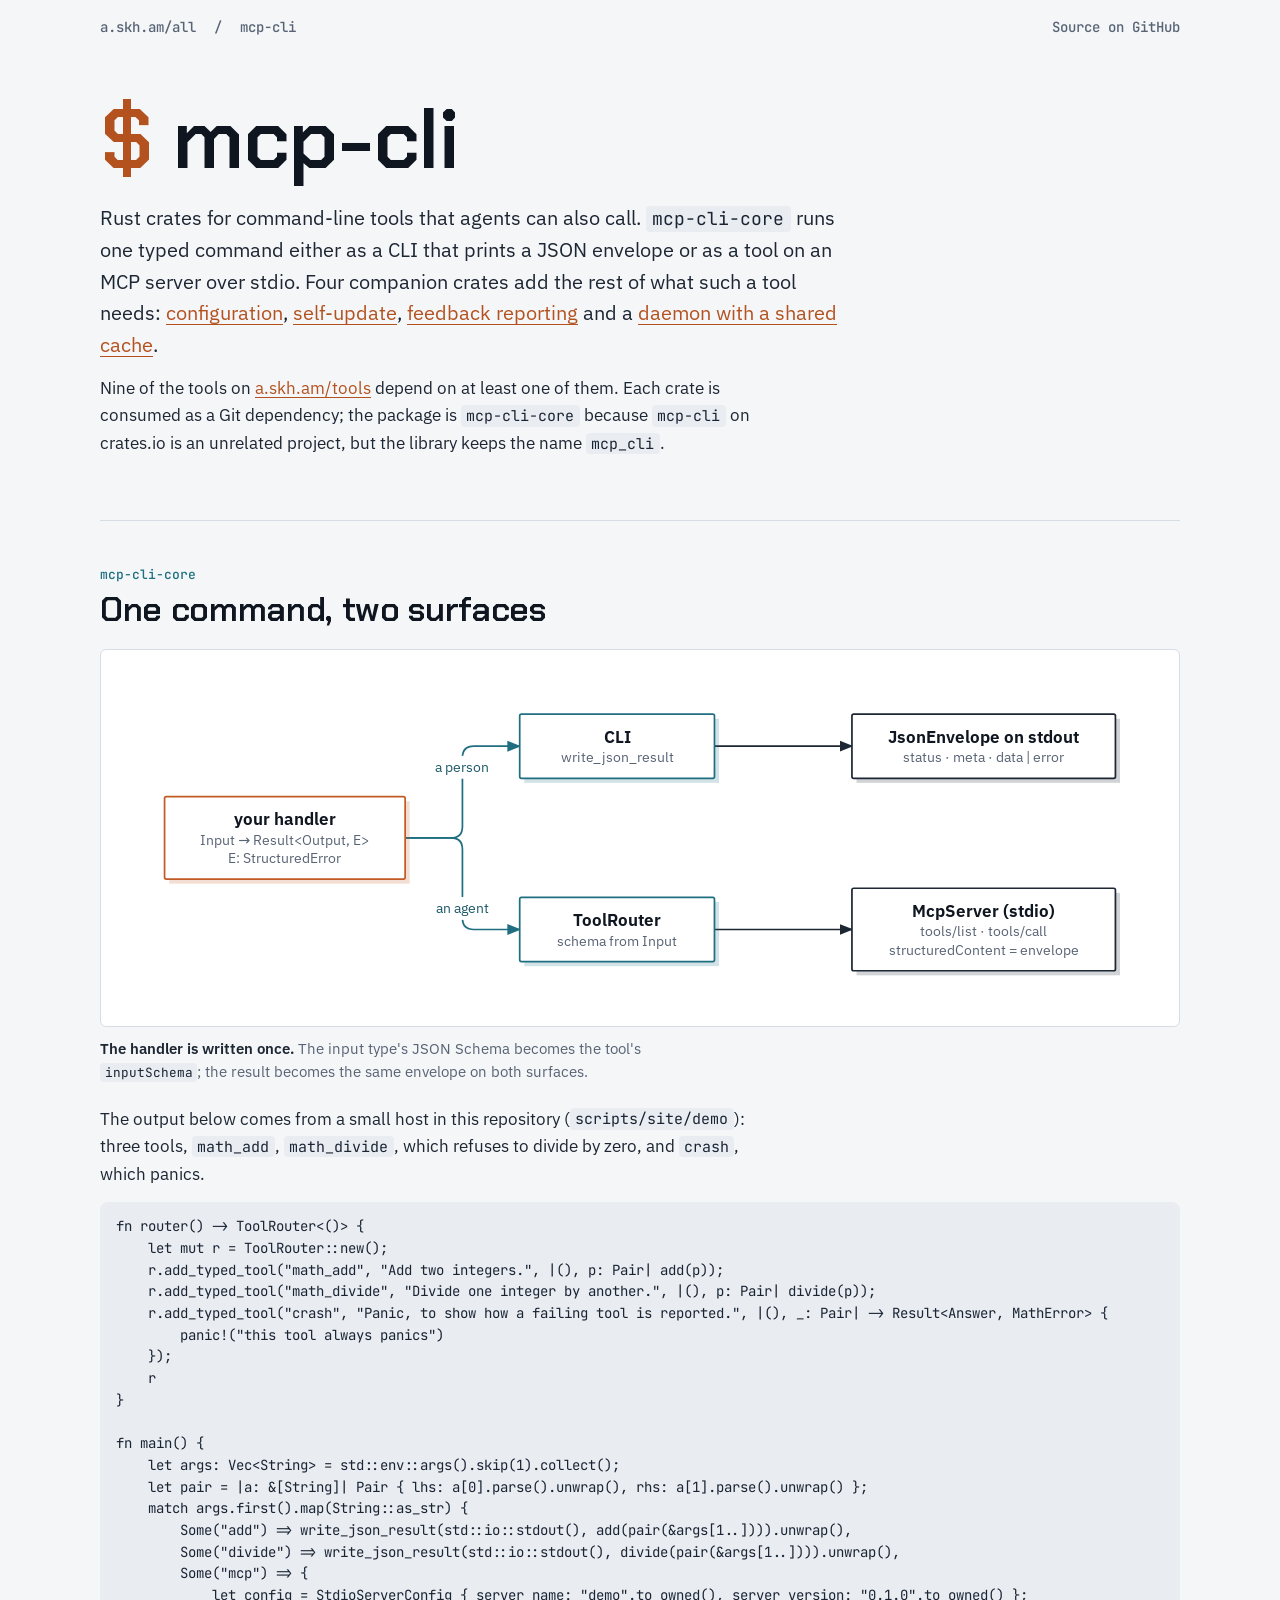
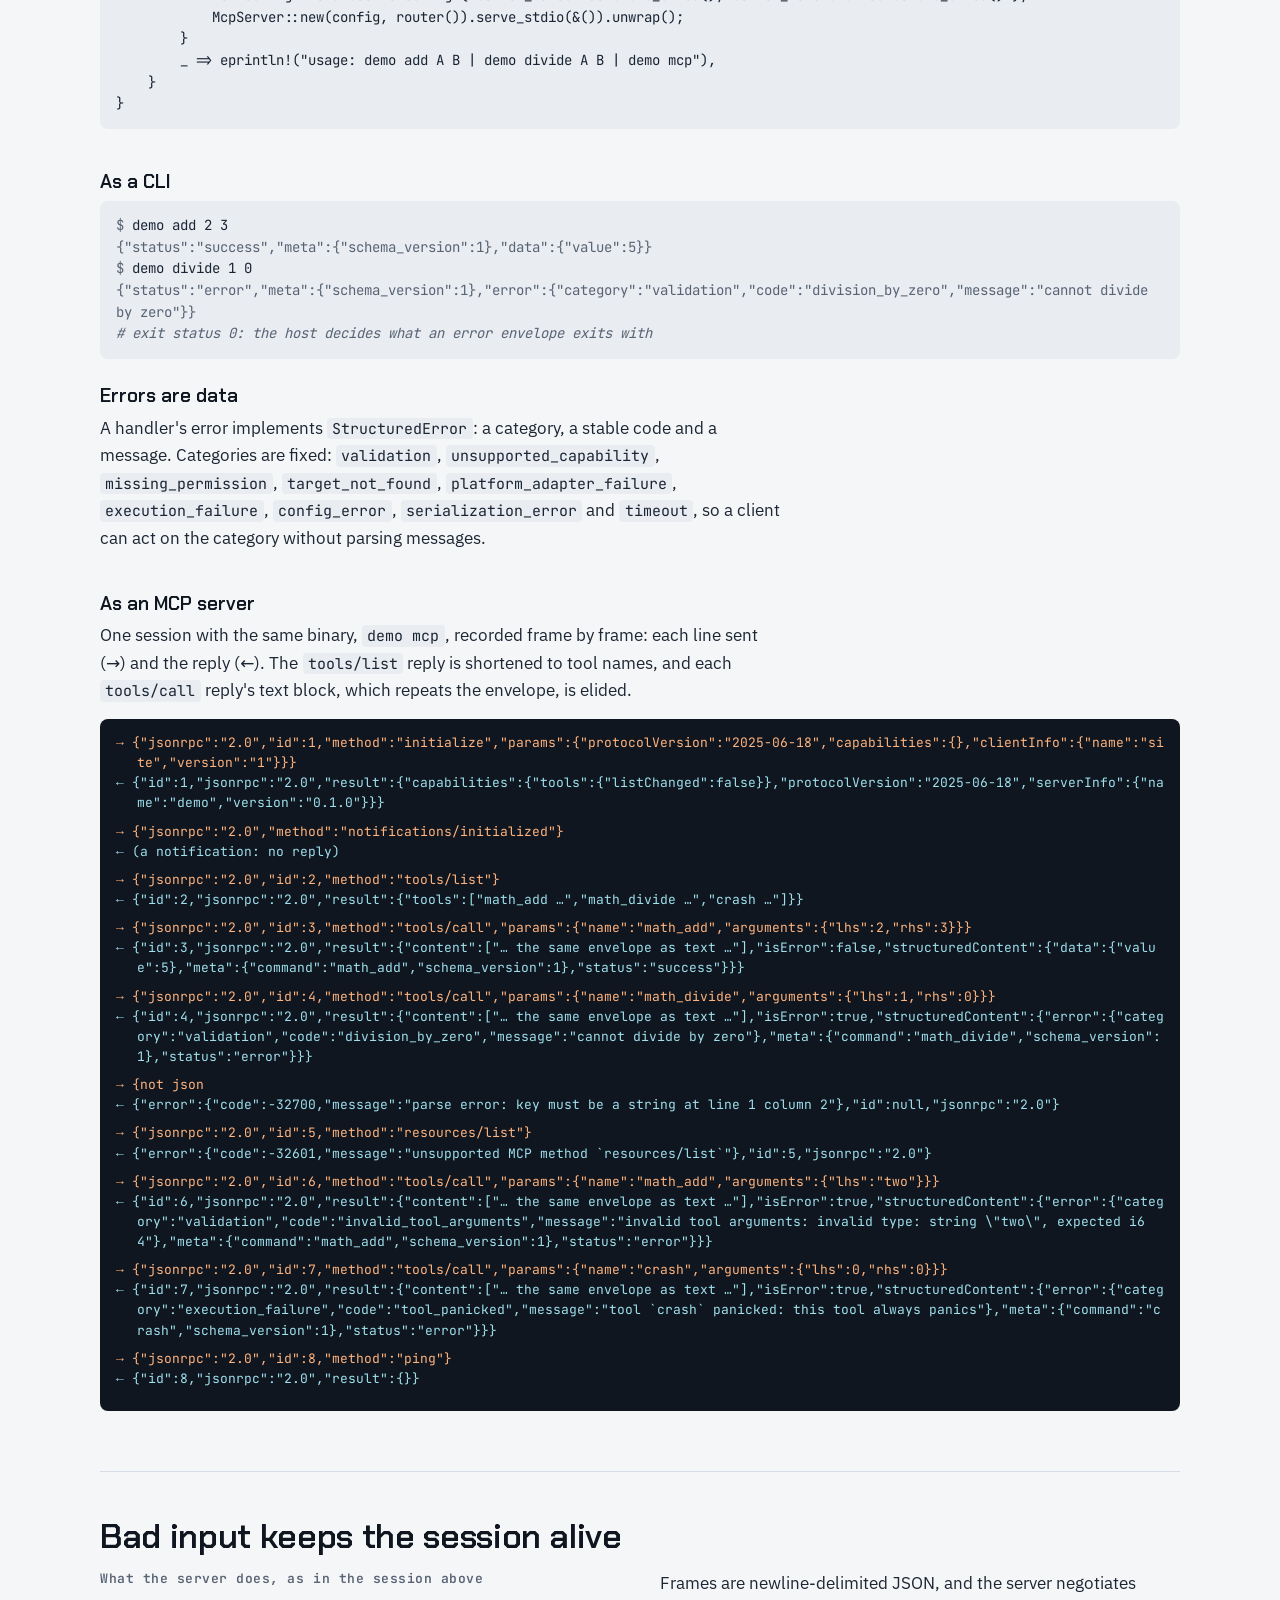
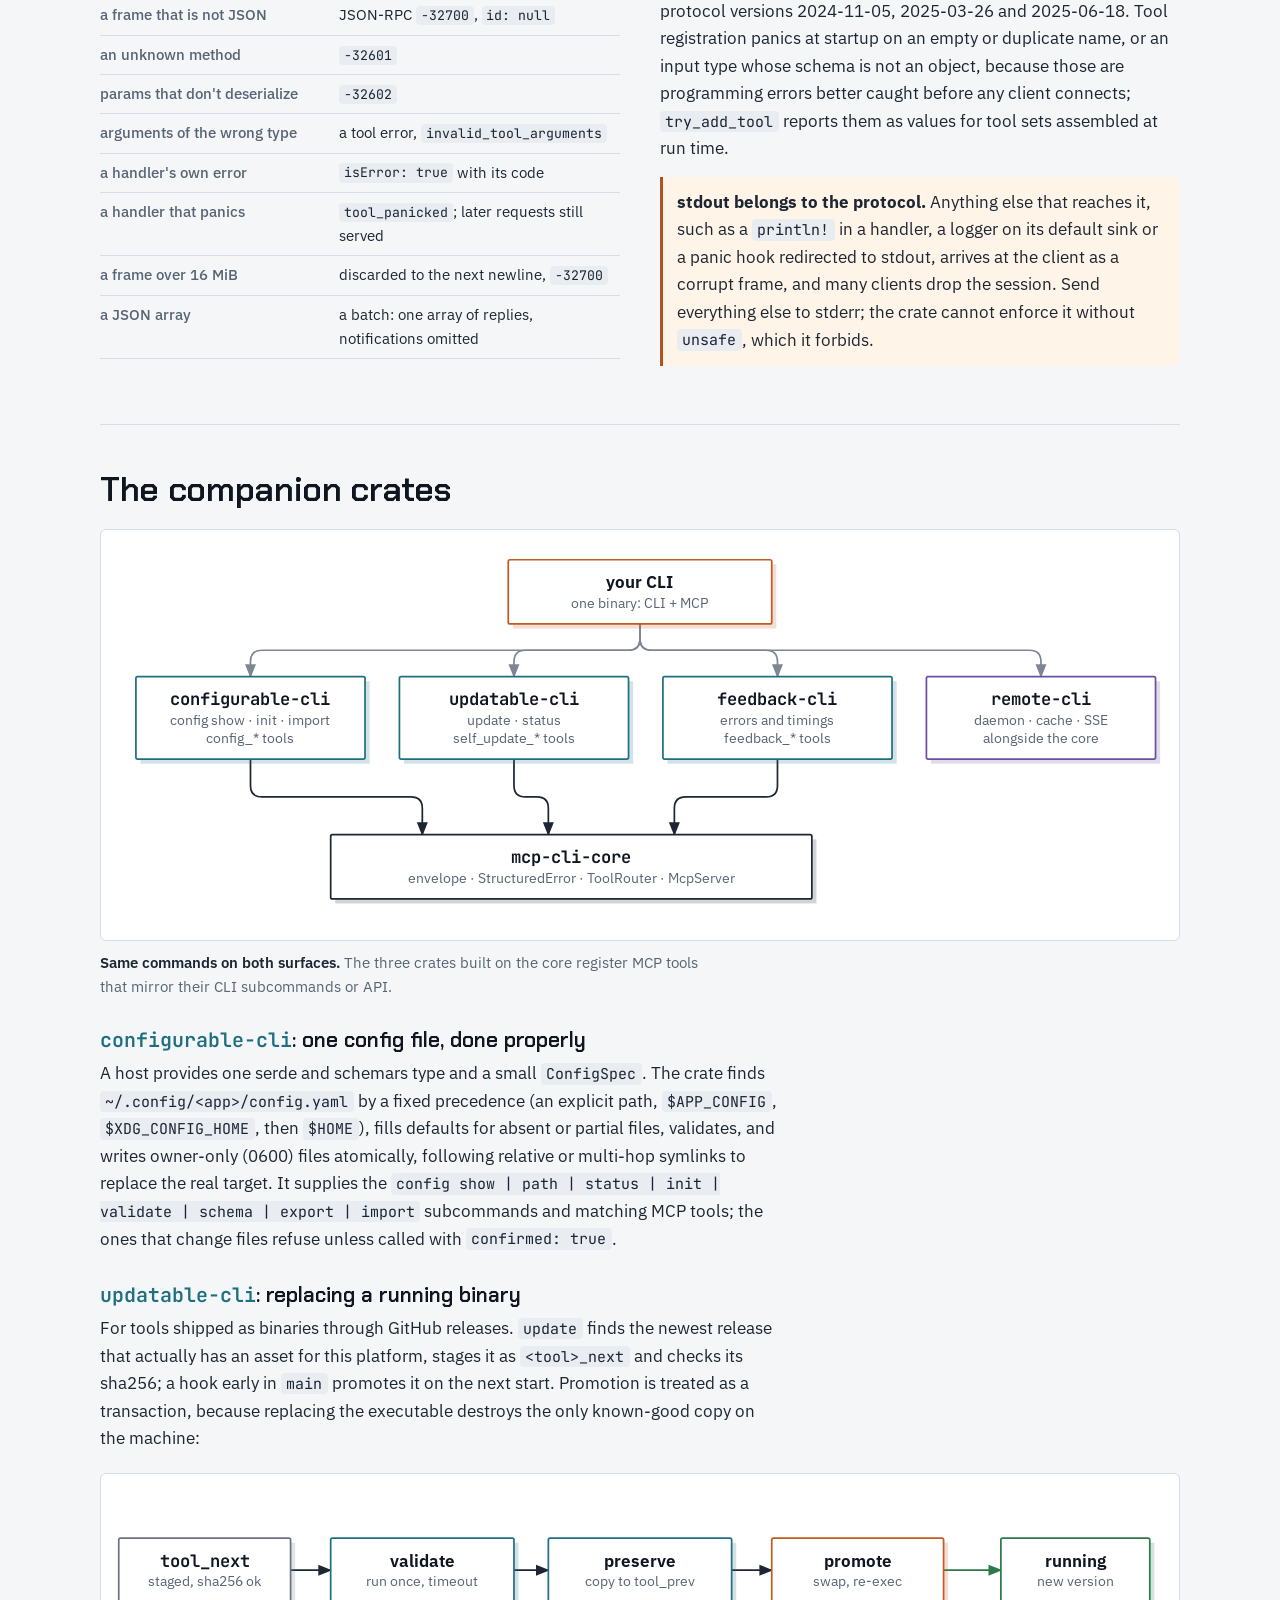
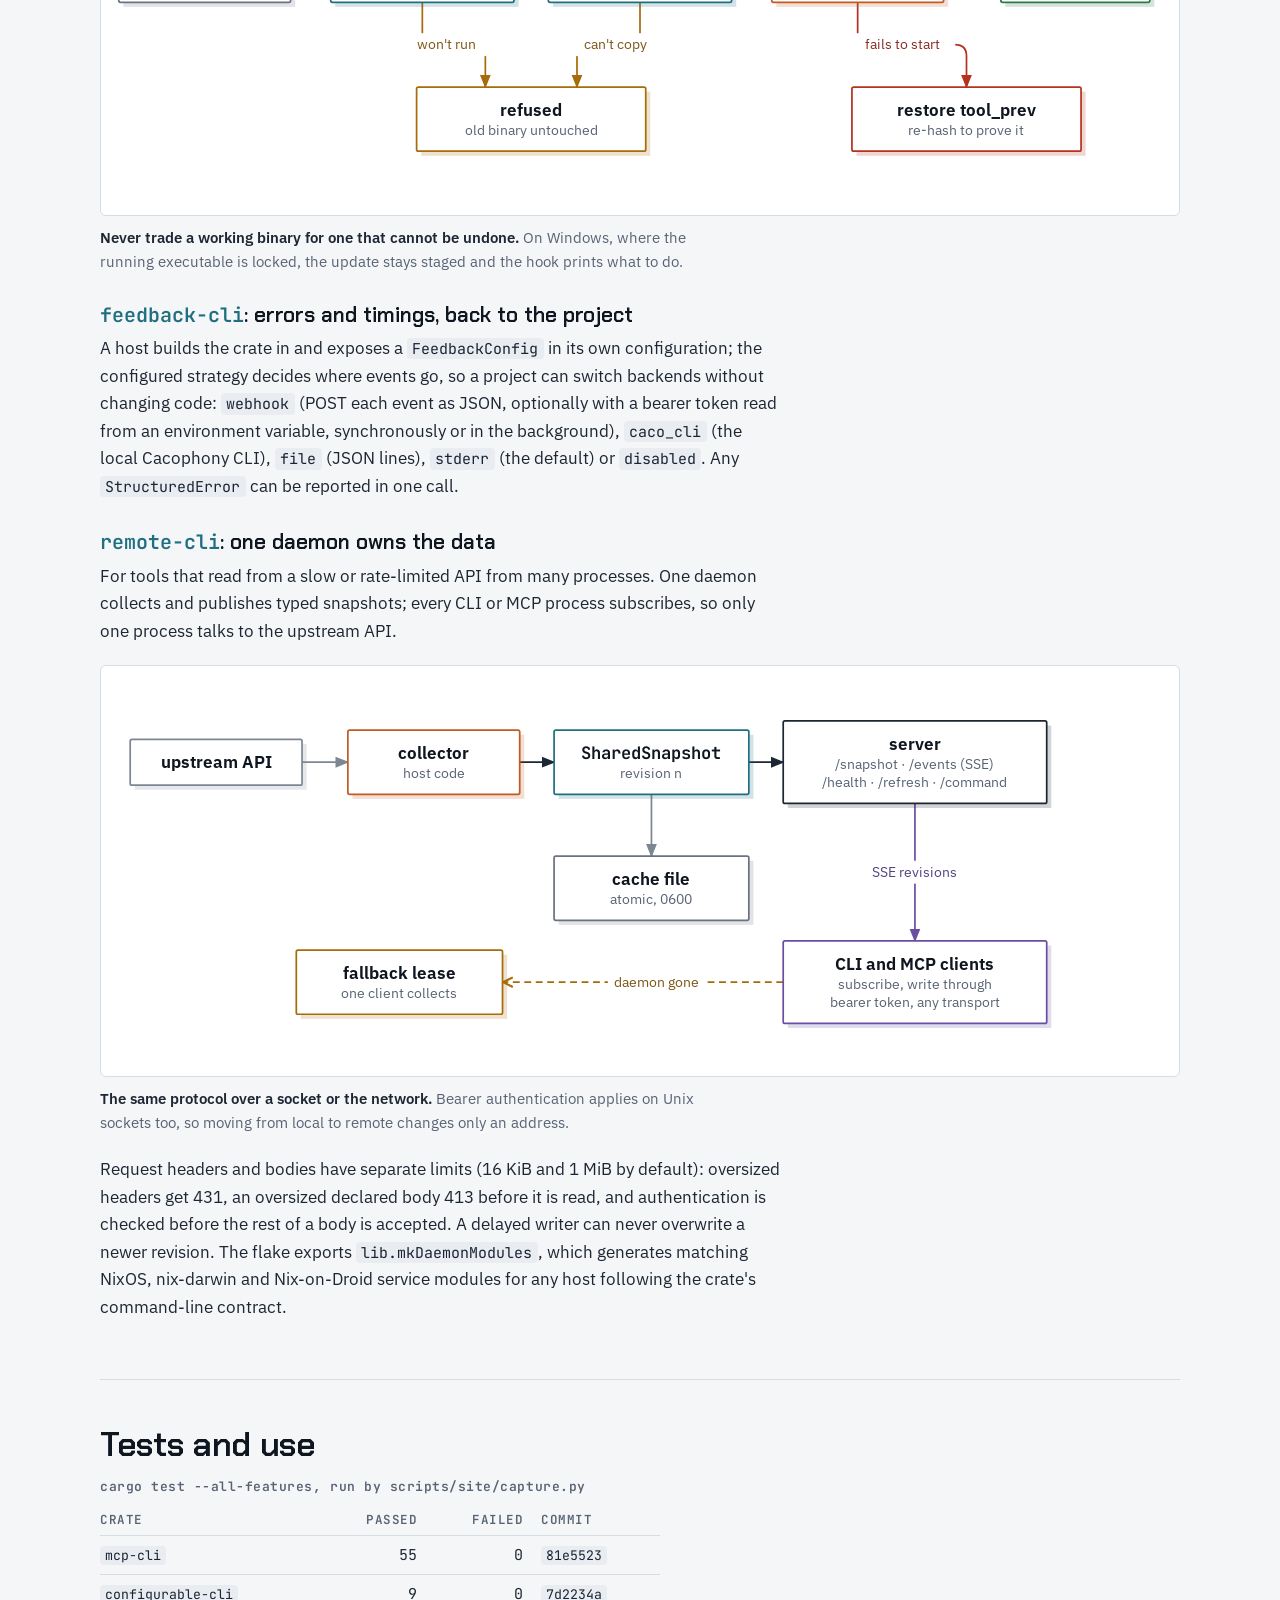
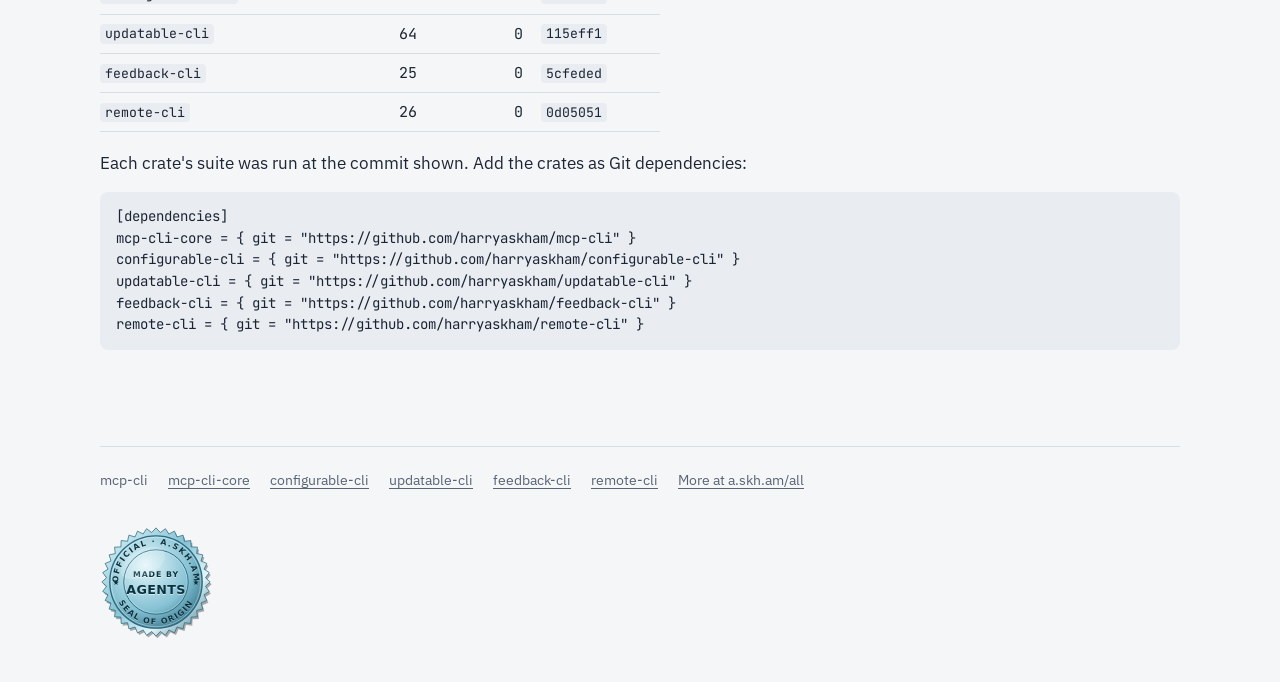
<file: index.html>
<!doctype html>
<html lang="en">
<head>
<meta charset="utf-8">
<meta name="a.skh.am:made" content="agents">
<meta name="viewport" content="width=device-width,initial-scale=1">
<title>mcp-cli · Rust crates for CLIs that are also MCP servers</title>
<meta name="description" content="mcp-cli-core runs one typed Rust command as a CLI with JSON output or as a tool on an MCP stdio server. Four companion crates add configuration, self-update, feedback reporting and a cache-and-daemon transport. How they work, a recorded MCP session, and their tests.">
<meta name="theme-color" content="#f4f6f8">
<meta name="color-scheme" content="light">
<meta name="a.skh.am:group" content="libraries">
<link rel="icon" href="assets/icon.svg" type="image/svg+xml">
<link rel="stylesheet" href="assets/fonts/fonts.css">
<link rel="stylesheet" href="assets/base.css">
<link rel="stylesheet" href="assets/style.css">
</head>
<body>
<a class="skip" href="#main">Skip to content</a>
<div class="wrap">
<nav class="topbar" aria-label="Site">
  <a href="https://a.skh.am/all/">a.skh.am/all</a><span aria-hidden="true">/</span><span>mcp-cli</span>
  <a class="src" href="https://github.com/harryaskham/mcp-cli">Source on GitHub</a>
</nav>

<main id="main">
<header class="intro">
  <h1>mcp-cli</h1>
  <p class="lede">Rust crates for command-line tools that agents can also call. <code>mcp-cli-core</code> runs one typed command either as a CLI that prints a JSON envelope or as a tool on an MCP server over stdio. Four companion crates add the rest of what such a tool needs: <a href="#configurable">configuration</a>, <a href="#updatable">self-update</a>, <a href="#feedback">feedback reporting</a> and a <a href="#remote">daemon with a shared cache</a>.</p>
  <p>Nine of the tools on <a href="https://a.skh.am/tools/">a.skh.am/tools</a> depend on at least one of them. Each crate is consumed as a Git dependency; the package is <code>mcp-cli-core</code> because <code>mcp-cli</code> on crates.io is an unrelated project, but the library keeps the name <code>mcp_cli</code>.</p>
</header>

<section class="part" aria-labelledby="h-two">
  <p class="api">mcp-cli-core</p>
  <h2 id="h-two">One command, two surfaces</h2>
  <figure>
    <div class="fig" tabindex="0">
      <!-- fig:surfaces -->
<svg class="dg" xmlns="http://www.w3.org/2000/svg" viewBox="0 0 920 300" width="920" height="300" role="img" aria-labelledby="surfaces-t surfaces-d">
<title id="surfaces-t">One command, two surfaces</title>
<desc id="surfaces-d">How one typed command reaches both a person and an agent. The host registers a handler that takes a typed input and returns a typed output or a structured error. On the command line, write_json_result prints the result as a JSON envelope. Through the ToolRouter, the same handler becomes an MCP tool: McpServer answers tools/list with its name and a JSON Schema derived from the input type, and tools/call with the same envelope as structured content.</desc>
<defs><marker id="surfaces-tip-b" class="k-b" viewBox="0 0 10 10" refX="9" refY="5" markerWidth="8" markerHeight="8" orient="auto-start-reverse"><path class="tip" d="M0 1L10 5L0 9z"/></marker><marker id="surfaces-tip-ink" class="k-ink" viewBox="0 0 10 10" refX="9" refY="5" markerWidth="8" markerHeight="8" orient="auto-start-reverse"><path class="tip" d="M0 1L10 5L0 9z"/></marker></defs>
<g class="k-b"><path class="edge" d="M255.0 150.0 L295.0 150.0 Q305.0 150.0 305.0 140.0 L305.0 80.0 Q305.0 70.0 315.0 70.0 L355.0 70.0" stroke-width="1.5" marker-end="url(#surfaces-tip-b)"/></g>
<g class="k-b"><path class="edge" d="M255.0 150.0 L295.0 150.0 Q305.0 150.0 305.0 160.0 L305.0 220.0 Q305.0 230.0 315.0 230.0 L355.0 230.0" stroke-width="1.5" marker-end="url(#surfaces-tip-b)"/></g>
<g class="k-ink"><path class="edge" d="M525.0 70.0 L645.0 70.0" stroke-width="1.5" marker-end="url(#surfaces-tip-ink)"/></g>
<g class="k-ink"><path class="edge" d="M525.0 230.0 L645.0 230.0" stroke-width="1.5" marker-end="url(#surfaces-tip-ink)"/></g>
<g class="k-accent"><rect class="shadow" x="49.0" y="118.0" width="210.0" height="72.0"/><rect class="node" x="45.0" y="114.0" width="210.0" height="72.0" rx="1.5"/><text x="150.0" y="139.0" font-size="15" text-anchor="middle" class="lbl">your handler</text><text x="150.0" y="156.0" font-size="12.5" text-anchor="middle" class="sub">Input → Result&lt;Output, E&gt;</text><text x="150.0" y="172.0" font-size="12.5" text-anchor="middle" class="sub">E: StructuredError</text></g>
<g class="k-b"><rect class="shadow" x="359.0" y="46.0" width="170.0" height="56.0"/><rect class="node" x="355.0" y="42.0" width="170.0" height="56.0" rx="1.5"/><text x="440.0" y="67.0" font-size="15" text-anchor="middle" class="lbl">CLI</text><text x="440.0" y="84.0" font-size="12.5" text-anchor="middle" class="sub">write_json_result</text></g>
<g class="k-b"><rect class="shadow" x="359.0" y="206.0" width="170.0" height="56.0"/><rect class="node" x="355.0" y="202.0" width="170.0" height="56.0" rx="1.5"/><text x="440.0" y="227.0" font-size="15" text-anchor="middle" class="lbl">ToolRouter</text><text x="440.0" y="244.0" font-size="12.5" text-anchor="middle" class="sub">schema from Input</text></g>
<g class="k-ink"><rect class="shadow" x="649.0" y="46.0" width="230.0" height="56.0"/><rect class="node" x="645.0" y="42.0" width="230.0" height="56.0" rx="1.5"/><text x="760.0" y="67.0" font-size="15" text-anchor="middle" class="lbl">JsonEnvelope on stdout</text><text x="760.0" y="84.0" font-size="12.5" text-anchor="middle" class="sub">status · meta · data | error</text></g>
<g class="k-ink"><rect class="shadow" x="649.0" y="198.0" width="230.0" height="72.0"/><rect class="node" x="645.0" y="194.0" width="230.0" height="72.0" rx="1.5"/><text x="760.0" y="219.0" font-size="15" text-anchor="middle" class="lbl">McpServer (stdio)</text><text x="760.0" y="236.0" font-size="12.5" text-anchor="middle" class="sub">tools/list · tools/call</text><text x="760.0" y="252.0" font-size="12.5" text-anchor="middle" class="sub">structuredContent = envelope</text></g>
<g class="k-b"><rect class="lab-bg" x="274.1" y="78.4" width="61.8" height="20.0"/><text x="305.0" y="92.4" font-size="12" text-anchor="middle" class="elabel">a person</text></g>
<g class="k-b"><rect class="lab-bg" x="274.1" y="201.6" width="61.8" height="20.0"/><text x="305.0" y="215.6" font-size="12" text-anchor="middle" class="elabel">an agent</text></g>
</svg>
<!-- /fig -->
    </div>
    <figcaption><b>The handler is written once.</b> The input type's JSON Schema becomes the tool's <code>inputSchema</code>; the result becomes the same envelope on both surfaces.</figcaption>
  </figure>
  <p>The output below comes from a small host in this repository (<code>scripts/site/demo</code>): three tools, <code>math_add</code>, <code>math_divide</code>, which refuses to divide by zero, and <code>crash</code>, which panics.</p>
  <!-- gen:demo-source -->
<pre tabindex="0"><code>fn router() -&gt; ToolRouter&lt;()&gt; {
    let mut r = ToolRouter::new();
    r.add_typed_tool(&quot;math_add&quot;, &quot;Add two integers.&quot;, |(), p: Pair| add(p));
    r.add_typed_tool(&quot;math_divide&quot;, &quot;Divide one integer by another.&quot;, |(), p: Pair| divide(p));
    r.add_typed_tool(&quot;crash&quot;, &quot;Panic, to show how a failing tool is reported.&quot;, |(), _: Pair| -&gt; Result&lt;Answer, MathError&gt; {
        panic!(&quot;this tool always panics&quot;)
    });
    r
}

fn main() {
    let args: Vec&lt;String&gt; = std::env::args().skip(1).collect();
    let pair = |a: &amp;[String]| Pair { lhs: a[0].parse().unwrap(), rhs: a[1].parse().unwrap() };
    match args.first().map(String::as_str) {
        Some(&quot;add&quot;) =&gt; write_json_result(std::io::stdout(), add(pair(&amp;args[1..]))).unwrap(),
        Some(&quot;divide&quot;) =&gt; write_json_result(std::io::stdout(), divide(pair(&amp;args[1..]))).unwrap(),
        Some(&quot;mcp&quot;) =&gt; {
            let config = StdioServerConfig { server_name: &quot;demo&quot;.to_owned(), server_version: &quot;0.1.0&quot;.to_owned() };
            McpServer::new(config, router()).serve_stdio(&amp;()).unwrap();
        }
        _ =&gt; eprintln!(&quot;usage: demo add A B | demo divide A B | demo mcp&quot;),
    }
}</code></pre>
<!-- /gen -->
  <div class="cols">
    <div>
      <h3>As a CLI</h3>
      <!-- gen:cli -->
<pre tabindex="0"><code><span class="p">demo add 2 3</span>
<span class="o">{&quot;status&quot;:&quot;success&quot;,&quot;meta&quot;:{&quot;schema_version&quot;:1},&quot;data&quot;:{&quot;value&quot;:5}}</span>
<span class="p">demo divide 1 0</span>
<span class="o">{&quot;status&quot;:&quot;error&quot;,&quot;meta&quot;:{&quot;schema_version&quot;:1},&quot;error&quot;:{&quot;category&quot;:&quot;validation&quot;,&quot;code&quot;:&quot;division_by_zero&quot;,&quot;message&quot;:&quot;cannot divide by zero&quot;}}</span>
<span class="c"># exit status 0: the host decides what an error envelope exits with</span></code></pre>
<!-- /gen -->
      <h3>Errors are data</h3>
      <p>A handler's error implements <code>StructuredError</code>: a category, a stable code and a message. Categories are fixed: <code>validation</code>, <code>unsupported_capability</code>, <code>missing_permission</code>, <code>target_not_found</code>, <code>platform_adapter_failure</code>, <code>execution_failure</code>, <code>config_error</code>, <code>serialization_error</code> and <code>timeout</code>, so a client can act on the category without parsing messages.</p>
    </div>
  </div>
  <h3>As an MCP server</h3>
  <p>One session with the same binary, <code>demo mcp</code>, recorded frame by frame: each line sent (→) and the reply (←). The <code>tools/list</code> reply is shortened to tool names, and each <code>tools/call</code> reply's text block, which repeats the envelope, is elided.</p>
  <!-- gen:session -->
<pre class="session" tabindex="0" aria-label="MCP session"><code><span class="req">→ {&quot;jsonrpc&quot;:&quot;2.0&quot;,&quot;id&quot;:1,&quot;method&quot;:&quot;initialize&quot;,&quot;params&quot;:{&quot;protocolVersion&quot;:&quot;2025-06-18&quot;,&quot;capabilities&quot;:{},&quot;clientInfo&quot;:{&quot;name&quot;:&quot;site&quot;,&quot;version&quot;:&quot;1&quot;}}}</span>
<span class="rep">← {&quot;id&quot;:1,&quot;jsonrpc&quot;:&quot;2.0&quot;,&quot;result&quot;:{&quot;capabilities&quot;:{&quot;tools&quot;:{&quot;listChanged&quot;:false}},&quot;protocolVersion&quot;:&quot;2025-06-18&quot;,&quot;serverInfo&quot;:{&quot;name&quot;:&quot;demo&quot;,&quot;version&quot;:&quot;0.1.0&quot;}}}</span>
<span class="req">→ {&quot;jsonrpc&quot;:&quot;2.0&quot;,&quot;method&quot;:&quot;notifications/initialized&quot;}</span>
<span class="rep">← (a notification: no reply)</span>
<span class="req">→ {&quot;jsonrpc&quot;:&quot;2.0&quot;,&quot;id&quot;:2,&quot;method&quot;:&quot;tools/list&quot;}</span>
<span class="rep">← {&quot;id&quot;:2,&quot;jsonrpc&quot;:&quot;2.0&quot;,&quot;result&quot;:{&quot;tools&quot;:[&quot;math_add …&quot;,&quot;math_divide …&quot;,&quot;crash …&quot;]}}</span>
<span class="req">→ {&quot;jsonrpc&quot;:&quot;2.0&quot;,&quot;id&quot;:3,&quot;method&quot;:&quot;tools/call&quot;,&quot;params&quot;:{&quot;name&quot;:&quot;math_add&quot;,&quot;arguments&quot;:{&quot;lhs&quot;:2,&quot;rhs&quot;:3}}}</span>
<span class="rep">← {&quot;id&quot;:3,&quot;jsonrpc&quot;:&quot;2.0&quot;,&quot;result&quot;:{&quot;content&quot;:[&quot;… the same envelope as text …&quot;],&quot;isError&quot;:false,&quot;structuredContent&quot;:{&quot;data&quot;:{&quot;value&quot;:5},&quot;meta&quot;:{&quot;command&quot;:&quot;math_add&quot;,&quot;schema_version&quot;:1},&quot;status&quot;:&quot;success&quot;}}}</span>
<span class="req">→ {&quot;jsonrpc&quot;:&quot;2.0&quot;,&quot;id&quot;:4,&quot;method&quot;:&quot;tools/call&quot;,&quot;params&quot;:{&quot;name&quot;:&quot;math_divide&quot;,&quot;arguments&quot;:{&quot;lhs&quot;:1,&quot;rhs&quot;:0}}}</span>
<span class="rep">← {&quot;id&quot;:4,&quot;jsonrpc&quot;:&quot;2.0&quot;,&quot;result&quot;:{&quot;content&quot;:[&quot;… the same envelope as text …&quot;],&quot;isError&quot;:true,&quot;structuredContent&quot;:{&quot;error&quot;:{&quot;category&quot;:&quot;validation&quot;,&quot;code&quot;:&quot;division_by_zero&quot;,&quot;message&quot;:&quot;cannot divide by zero&quot;},&quot;meta&quot;:{&quot;command&quot;:&quot;math_divide&quot;,&quot;schema_version&quot;:1},&quot;status&quot;:&quot;error&quot;}}}</span>
<span class="req">→ {not json</span>
<span class="rep">← {&quot;error&quot;:{&quot;code&quot;:-32700,&quot;message&quot;:&quot;parse error: key must be a string at line 1 column 2&quot;},&quot;id&quot;:null,&quot;jsonrpc&quot;:&quot;2.0&quot;}</span>
<span class="req">→ {&quot;jsonrpc&quot;:&quot;2.0&quot;,&quot;id&quot;:5,&quot;method&quot;:&quot;resources/list&quot;}</span>
<span class="rep">← {&quot;error&quot;:{&quot;code&quot;:-32601,&quot;message&quot;:&quot;unsupported MCP method `resources/list`&quot;},&quot;id&quot;:5,&quot;jsonrpc&quot;:&quot;2.0&quot;}</span>
<span class="req">→ {&quot;jsonrpc&quot;:&quot;2.0&quot;,&quot;id&quot;:6,&quot;method&quot;:&quot;tools/call&quot;,&quot;params&quot;:{&quot;name&quot;:&quot;math_add&quot;,&quot;arguments&quot;:{&quot;lhs&quot;:&quot;two&quot;}}}</span>
<span class="rep">← {&quot;id&quot;:6,&quot;jsonrpc&quot;:&quot;2.0&quot;,&quot;result&quot;:{&quot;content&quot;:[&quot;… the same envelope as text …&quot;],&quot;isError&quot;:true,&quot;structuredContent&quot;:{&quot;error&quot;:{&quot;category&quot;:&quot;validation&quot;,&quot;code&quot;:&quot;invalid_tool_arguments&quot;,&quot;message&quot;:&quot;invalid tool arguments: invalid type: string \&quot;two\&quot;, expected i64&quot;},&quot;meta&quot;:{&quot;command&quot;:&quot;math_add&quot;,&quot;schema_version&quot;:1},&quot;status&quot;:&quot;error&quot;}}}</span>
<span class="req">→ {&quot;jsonrpc&quot;:&quot;2.0&quot;,&quot;id&quot;:7,&quot;method&quot;:&quot;tools/call&quot;,&quot;params&quot;:{&quot;name&quot;:&quot;crash&quot;,&quot;arguments&quot;:{&quot;lhs&quot;:0,&quot;rhs&quot;:0}}}</span>
<span class="rep">← {&quot;id&quot;:7,&quot;jsonrpc&quot;:&quot;2.0&quot;,&quot;result&quot;:{&quot;content&quot;:[&quot;… the same envelope as text …&quot;],&quot;isError&quot;:true,&quot;structuredContent&quot;:{&quot;error&quot;:{&quot;category&quot;:&quot;execution_failure&quot;,&quot;code&quot;:&quot;tool_panicked&quot;,&quot;message&quot;:&quot;tool `crash` panicked: this tool always panics&quot;},&quot;meta&quot;:{&quot;command&quot;:&quot;crash&quot;,&quot;schema_version&quot;:1},&quot;status&quot;:&quot;error&quot;}}}</span>
<span class="req">→ {&quot;jsonrpc&quot;:&quot;2.0&quot;,&quot;id&quot;:8,&quot;method&quot;:&quot;ping&quot;}</span>
<span class="rep">← {&quot;id&quot;:8,&quot;jsonrpc&quot;:&quot;2.0&quot;,&quot;result&quot;:{}}</span></code></pre>
<!-- /gen -->
</section>

<section class="part" aria-labelledby="h-bad">
  <h2 id="h-bad">Bad input keeps the session alive</h2>
  <div class="cols">
    <div class="table-wrap">
      <table>
        <caption>What the server does, as in the session above</caption>
        <tbody>
          <tr><th scope="row">a frame that is not JSON</th><td>JSON-RPC <code>-32700</code>, <code>id: null</code></td></tr>
          <tr><th scope="row">an unknown method</th><td><code>-32601</code></td></tr>
          <tr><th scope="row">params that don't deserialize</th><td><code>-32602</code></td></tr>
          <tr><th scope="row">arguments of the wrong type</th><td>a tool error, <code>invalid_tool_arguments</code></td></tr>
          <tr><th scope="row">a handler's own error</th><td><code>isError: true</code> with its code</td></tr>
          <tr><th scope="row">a handler that panics</th><td><code>tool_panicked</code>; later requests still served</td></tr>
          <tr><th scope="row">a frame over 16 MiB</th><td>discarded to the next newline, <code>-32700</code></td></tr>
          <tr><th scope="row">a JSON array</th><td>a batch: one array of replies, notifications omitted</td></tr>
        </tbody>
      </table>
    </div>
    <div>
      <p>Frames are newline-delimited JSON, and the server negotiates protocol versions 2024-11-05, 2025-03-26 and 2025-06-18. Tool registration panics at startup on an empty or duplicate name, or an input type whose schema is not an object, because those are programming errors better caught before any client connects; <code>try_add_tool</code> reports them as values for tool sets assembled at run time.</p>
      <p class="warn"><b>stdout belongs to the protocol.</b> Anything else that reaches it, such as a <code>println!</code> in a handler, a logger on its default sink or a panic hook redirected to stdout, arrives at the client as a corrupt frame, and many clients drop the session. Send everything else to stderr; the crate cannot enforce it without <code>unsafe</code>, which it forbids.</p>
    </div>
  </div>
</section>

<section class="part" aria-labelledby="h-stack">
  <h2 id="h-stack">The companion crates</h2>
  <figure>
    <div class="fig" tabindex="0">
      <!-- fig:stack -->
<svg class="dg" xmlns="http://www.w3.org/2000/svg" viewBox="0 0 920 330" width="920" height="330" role="img" aria-labelledby="stack-t stack-d">
<title id="stack-t">The five crates</title>
<desc id="stack-d">How the crates fit together. A host CLI depends on mcp-cli-core, which provides the JSON envelope, structured errors, the tool router and the MCP stdio server. configurable-cli, updatable-cli and feedback-cli build on it: each adds one concern and registers matching MCP tools on the host&#x27;s router (config_status and friends, self_update_status, check and run, feedback_status and feedback_report). remote-cli does not depend on mcp-cli-core; it is used alongside it, giving a host a daemon that owns a typed cache and serves it to the host&#x27;s CLI and MCP processes.</desc>
<defs><marker id="stack-tip-ink" class="k-ink" viewBox="0 0 10 10" refX="9" refY="5" markerWidth="8" markerHeight="8" orient="auto-start-reverse"><path class="tip" d="M0 1L10 5L0 9z"/></marker><marker id="stack-tip-muted" class="k-muted" viewBox="0 0 10 10" refX="9" refY="5" markerWidth="8" markerHeight="8" orient="auto-start-reverse"><path class="tip" d="M0 1L10 5L0 9z"/></marker></defs>
<g class="k-muted"><path class="edge" d="M460.0 68.0 L460.0 81.0 Q460.0 91.0 450.0 91.0 L130.0 91.0 Q120.0 91.0 120.0 101.0 L120.0 114.0" stroke-width="1.5" marker-end="url(#stack-tip-muted)"/></g>
<g class="k-muted"><path class="edge" d="M460.0 68.0 L460.0 81.0 Q460.0 91.0 450.0 91.0 L360.0 91.0 Q350.0 91.0 350.0 101.0 L350.0 114.0" stroke-width="1.5" marker-end="url(#stack-tip-muted)"/></g>
<g class="k-muted"><path class="edge" d="M460.0 68.0 L460.0 81.0 Q460.0 91.0 470.0 91.0 L570.0 91.0 Q580.0 91.0 580.0 101.0 L580.0 114.0" stroke-width="1.5" marker-end="url(#stack-tip-muted)"/></g>
<g class="k-muted"><path class="edge" d="M460.0 68.0 L460.0 81.0 Q460.0 91.0 470.0 91.0 L800.0 91.0 Q810.0 91.0 810.0 101.0 L810.0 114.0" stroke-width="1.5" marker-end="url(#stack-tip-muted)"/></g>
<g class="k-ink"><path class="edge" d="M120.0 186.0 L120.0 209.0 Q120.0 219.0 130.0 219.0 L260.0 219.0 Q270.0 219.0 270.0 229.0 L270.0 252.0" stroke-width="1.5" marker-end="url(#stack-tip-ink)"/></g>
<g class="k-ink"><path class="edge" d="M350.0 186.0 L350.0 209.0 Q350.0 219.0 360.0 219.0 L370.0 219.0 Q380.0 219.0 380.0 229.0 L380.0 252.0" stroke-width="1.5" marker-end="url(#stack-tip-ink)"/></g>
<g class="k-ink"><path class="edge" d="M580.0 186.0 L580.0 209.0 Q580.0 219.0 570.0 219.0 L500.0 219.0 Q490.0 219.0 490.0 229.0 L490.0 252.0" stroke-width="1.5" marker-end="url(#stack-tip-ink)"/></g>
<g class="k-accent"><rect class="shadow" x="349.0" y="16.0" width="230.0" height="56.0"/><rect class="node" x="345.0" y="12.0" width="230.0" height="56.0" rx="1.5"/><text x="460.0" y="37.0" font-size="15" text-anchor="middle" class="lbl">your CLI</text><text x="460.0" y="54.0" font-size="12.5" text-anchor="middle" class="sub">one binary: CLI + MCP</text></g>
<g class="k-b"><rect class="shadow" x="24.0" y="118.0" width="200.0" height="72.0"/><rect class="node" x="20.0" y="114.0" width="200.0" height="72.0" rx="1.5"/><text x="120.0" y="139.0" font-size="15" text-anchor="middle" class="lbl m">configurable-cli</text><text x="120.0" y="156.0" font-size="12.5" text-anchor="middle" class="sub">config show · init · import</text><text x="120.0" y="172.0" font-size="12.5" text-anchor="middle" class="sub">config_* tools</text></g>
<g class="k-b"><rect class="shadow" x="254.0" y="118.0" width="200.0" height="72.0"/><rect class="node" x="250.0" y="114.0" width="200.0" height="72.0" rx="1.5"/><text x="350.0" y="139.0" font-size="15" text-anchor="middle" class="lbl m">updatable-cli</text><text x="350.0" y="156.0" font-size="12.5" text-anchor="middle" class="sub">update · status</text><text x="350.0" y="172.0" font-size="12.5" text-anchor="middle" class="sub">self_update_* tools</text></g>
<g class="k-b"><rect class="shadow" x="484.0" y="118.0" width="200.0" height="72.0"/><rect class="node" x="480.0" y="114.0" width="200.0" height="72.0" rx="1.5"/><text x="580.0" y="139.0" font-size="15" text-anchor="middle" class="lbl m">feedback-cli</text><text x="580.0" y="156.0" font-size="12.5" text-anchor="middle" class="sub">errors and timings</text><text x="580.0" y="172.0" font-size="12.5" text-anchor="middle" class="sub">feedback_* tools</text></g>
<g class="k-c"><rect class="shadow" x="714.0" y="118.0" width="200.0" height="72.0"/><rect class="node" x="710.0" y="114.0" width="200.0" height="72.0" rx="1.5"/><text x="810.0" y="139.0" font-size="15" text-anchor="middle" class="lbl m">remote-cli</text><text x="810.0" y="156.0" font-size="12.5" text-anchor="middle" class="sub">daemon · cache · SSE</text><text x="810.0" y="172.0" font-size="12.5" text-anchor="middle" class="sub">alongside the core</text></g>
<g class="k-ink"><rect class="shadow" x="194.0" y="256.0" width="420.0" height="56.0"/><rect class="node" x="190.0" y="252.0" width="420.0" height="56.0" rx="1.5"/><text x="400.0" y="277.0" font-size="15" text-anchor="middle" class="lbl m">mcp-cli-core</text><text x="400.0" y="294.0" font-size="12.5" text-anchor="middle" class="sub">envelope · StructuredError · ToolRouter · McpServer</text></g>
</svg>
<!-- /fig -->
    </div>
    <figcaption><b>Same commands on both surfaces.</b> The three crates built on the core register MCP tools that mirror their CLI subcommands or API.</figcaption>
  </figure>

  <div class="crate" id="configurable">
    <h3><code>configurable-cli</code>: one config file, done properly</h3>
    <p>A host provides one serde and schemars type and a small <code>ConfigSpec</code>. The crate finds <code>~/.config/&lt;app&gt;/config.yaml</code> by a fixed precedence (an explicit path, <code>$APP_CONFIG</code>, <code>$XDG_CONFIG_HOME</code>, then <code>$HOME</code>), fills defaults for absent or partial files, validates, and writes owner-only (0600) files atomically, following relative or multi-hop symlinks to replace the real target. It supplies the <code>config show | path | status | init | validate | schema | export | import</code> subcommands and matching MCP tools; the ones that change files refuse unless called with <code>confirmed: true</code>.</p>
  </div>

  <div class="crate" id="updatable">
    <h3><code>updatable-cli</code>: replacing a running binary</h3>
    <p>For tools shipped as binaries through GitHub releases. <code>update</code> finds the newest release that actually has an asset for this platform, stages it as <code>&lt;tool&gt;_next</code> and checks its sha256; a hook early in <code>main</code> promotes it on the next start. Promotion is treated as a transaction, because replacing the executable destroys the only known-good copy on the machine:</p>
    <figure>
      <div class="fig" tabindex="0">
        <!-- fig:promotion -->
<svg class="dg" xmlns="http://www.w3.org/2000/svg" viewBox="0 0 920 270" width="920" height="270" role="img" aria-labelledby="promotion-t promotion-d">
<title id="promotion-t">Replacing a running binary safely</title>
<desc id="promotion-d">What updatable-cli&#x27;s startup hook does with a staged update. It launches the candidate once with a validation argument and a timeout, and refuses it if it cannot run. It copies the current executable to tool_prev and records its sha256; if that copy fails, it refuses the update. It then swaps the candidate into place and re-executes. If the new binary fails to start, tool_prev is restored and re-hashed to prove the original bytes are back. A failure to restore is reported separately from a failure to start, with the preserved path for manual recovery.</desc>
<defs><marker id="promotion-tip-err" class="k-err" viewBox="0 0 10 10" refX="9" refY="5" markerWidth="8" markerHeight="8" orient="auto-start-reverse"><path class="tip" d="M0 1L10 5L0 9z"/></marker><marker id="promotion-tip-ink" class="k-ink" viewBox="0 0 10 10" refX="9" refY="5" markerWidth="8" markerHeight="8" orient="auto-start-reverse"><path class="tip" d="M0 1L10 5L0 9z"/></marker><marker id="promotion-tip-ok" class="k-ok" viewBox="0 0 10 10" refX="9" refY="5" markerWidth="8" markerHeight="8" orient="auto-start-reverse"><path class="tip" d="M0 1L10 5L0 9z"/></marker><marker id="promotion-tip-warn" class="k-warn" viewBox="0 0 10 10" refX="9" refY="5" markerWidth="8" markerHeight="8" orient="auto-start-reverse"><path class="tip" d="M0 1L10 5L0 9z"/></marker></defs>
<g class="k-ink"><path class="edge" d="M155.0 70.0 L190.0 70.0" stroke-width="1.5" marker-end="url(#promotion-tip-ink)"/></g>
<g class="k-ink"><path class="edge" d="M350.0 70.0 L380.0 70.0" stroke-width="1.5" marker-end="url(#promotion-tip-ink)"/></g>
<g class="k-ink"><path class="edge" d="M540.0 70.0 L575.0 70.0" stroke-width="1.5" marker-end="url(#promotion-tip-ink)"/></g>
<g class="k-ok"><path class="edge" d="M725.0 70.0 L775.0 70.0" stroke-width="1.5" marker-end="url(#promotion-tip-ok)"/></g>
<g class="k-warn"><path class="edge" d="M270.0 98.0 L270.0 125.0 Q270.0 135.0 280.0 135.0 L315.0 135.0 Q325.0 135.0 325.0 145.0 L325.0 172.0" stroke-width="1.5" marker-end="url(#promotion-tip-warn)"/></g>
<g class="k-warn"><path class="edge" d="M460.0 98.0 L460.0 125.0 Q460.0 135.0 450.0 135.0 L415.0 135.0 Q405.0 135.0 405.0 145.0 L405.0 172.0" stroke-width="1.5" marker-end="url(#promotion-tip-warn)"/></g>
<g class="k-err"><path class="edge" d="M650.0 98.0 L650.0 125.0 Q650.0 135.0 660.0 135.0 L735.0 135.0 Q745.0 135.0 745.0 145.0 L745.0 172.0" stroke-width="1.5" marker-end="url(#promotion-tip-err)"/></g>
<g class="k-file"><rect class="shadow" x="9.0" y="46.0" width="150.0" height="56.0"/><rect class="node" x="5.0" y="42.0" width="150.0" height="56.0" rx="1.5"/><text x="80.0" y="67.0" font-size="15" text-anchor="middle" class="lbl m">tool_next</text><text x="80.0" y="84.0" font-size="12.5" text-anchor="middle" class="sub">staged, sha256 ok</text></g>
<g class="k-b"><rect class="shadow" x="194.0" y="46.0" width="160.0" height="56.0"/><rect class="node" x="190.0" y="42.0" width="160.0" height="56.0" rx="1.5"/><text x="270.0" y="67.0" font-size="15" text-anchor="middle" class="lbl">validate</text><text x="270.0" y="84.0" font-size="12.5" text-anchor="middle" class="sub">run once, timeout</text></g>
<g class="k-b"><rect class="shadow" x="384.0" y="46.0" width="160.0" height="56.0"/><rect class="node" x="380.0" y="42.0" width="160.0" height="56.0" rx="1.5"/><text x="460.0" y="67.0" font-size="15" text-anchor="middle" class="lbl">preserve</text><text x="460.0" y="84.0" font-size="12.5" text-anchor="middle" class="sub">copy to tool_prev</text></g>
<g class="k-accent"><rect class="shadow" x="579.0" y="46.0" width="150.0" height="56.0"/><rect class="node" x="575.0" y="42.0" width="150.0" height="56.0" rx="1.5"/><text x="650.0" y="67.0" font-size="15" text-anchor="middle" class="lbl">promote</text><text x="650.0" y="84.0" font-size="12.5" text-anchor="middle" class="sub">swap, re-exec</text></g>
<g class="k-ok"><rect class="shadow" x="779.0" y="46.0" width="130.0" height="56.0"/><rect class="node" x="775.0" y="42.0" width="130.0" height="56.0" rx="1.5"/><text x="840.0" y="67.0" font-size="15" text-anchor="middle" class="lbl">running</text><text x="840.0" y="84.0" font-size="12.5" text-anchor="middle" class="sub">new version</text></g>
<g class="k-warn"><rect class="shadow" x="269.0" y="176.0" width="200.0" height="56.0"/><rect class="node" x="265.0" y="172.0" width="200.0" height="56.0" rx="1.5"/><text x="365.0" y="197.0" font-size="15" text-anchor="middle" class="lbl">refused</text><text x="365.0" y="214.0" font-size="12.5" text-anchor="middle" class="sub">old binary untouched</text></g>
<g class="k-err"><rect class="shadow" x="649.0" y="176.0" width="200.0" height="56.0"/><rect class="node" x="645.0" y="172.0" width="200.0" height="56.0" rx="1.5"/><text x="745.0" y="197.0" font-size="15" text-anchor="middle" class="lbl">restore tool_prev</text><text x="745.0" y="214.0" font-size="12.5" text-anchor="middle" class="sub">re-hash to prove it</text></g>
<g class="k-warn"><rect class="lab-bg" x="256.4" y="125.0" width="69.4" height="20.0"/><text x="291.1" y="139.0" font-size="12" text-anchor="middle" class="elabel">won&#x27;t run</text></g>
<g class="k-warn"><rect class="lab-bg" x="402.9" y="125.0" width="72.0" height="20.0"/><text x="438.9" y="139.0" font-size="12" text-anchor="middle" class="elabel">can&#x27;t copy</text></g>
<g class="k-err"><rect class="lab-bg" x="642.8" y="125.0" width="92.4" height="20.0"/><text x="689.0" y="139.0" font-size="12" text-anchor="middle" class="elabel">fails to start</text></g>
</svg>
<!-- /fig -->
      </div>
      <figcaption><b>Never trade a working binary for one that cannot be undone.</b> On Windows, where the running executable is locked, the update stays staged and the hook prints what to do.</figcaption>
    </figure>
  </div>

  <div class="crate" id="feedback">
    <h3><code>feedback-cli</code>: errors and timings, back to the project</h3>
    <p>A host builds the crate in and exposes a <code>FeedbackConfig</code> in its own configuration; the configured strategy decides where events go, so a project can switch backends without changing code: <code>webhook</code> (POST each event as JSON, optionally with a bearer token read from an environment variable, synchronously or in the background), <code>caco_cli</code> (the local Cacophony CLI), <code>file</code> (JSON lines), <code>stderr</code> (the default) or <code>disabled</code>. Any <code>StructuredError</code> can be reported in one call.</p>
  </div>

  <div class="crate" id="remote">
    <h3><code>remote-cli</code>: one daemon owns the data</h3>
    <p>For tools that read from a slow or rate-limited API from many processes. One daemon collects and publishes typed snapshots; every CLI or MCP process subscribes, so only one process talks to the upstream API.</p>
    <figure>
      <div class="fig" tabindex="0">
        <!-- fig:remote -->
<svg class="dg" xmlns="http://www.w3.org/2000/svg" viewBox="0 0 920 330" width="920" height="330" role="img" aria-labelledby="remote-t remote-d">
<title id="remote-t">One owner of the data, many readers</title>
<desc id="remote-d">remote-cli&#x27;s shape. In the daemon, the host&#x27;s collector fetches from the upstream API and commits each result to a shared snapshot with a monotonic revision, persisted by atomic, owner-only replacement of a cache file. The daemon serves the snapshot over HTTP or a Unix socket, always with a bearer token: GET /snapshot, a Server-Sent Events stream of new revisions, GET /health, POST /refresh and an optional POST /command for confirmed mutations. CLI and MCP processes subscribe as clients and write the received revisions through to their own cache. If the daemon is gone for longer than a timeout, one client takes a lease file and collects in its place until the daemon returns with a newer revision.</desc>
<defs><marker id="remote-tip-c" class="k-c" viewBox="0 0 10 10" refX="9" refY="5" markerWidth="8" markerHeight="8" orient="auto-start-reverse"><path class="tip" d="M0 1L10 5L0 9z"/></marker><marker id="remote-tip-ink" class="k-ink" viewBox="0 0 10 10" refX="9" refY="5" markerWidth="8" markerHeight="8" orient="auto-start-reverse"><path class="tip" d="M0 1L10 5L0 9z"/></marker><marker id="remote-tip-muted" class="k-muted" viewBox="0 0 10 10" refX="9" refY="5" markerWidth="8" markerHeight="8" orient="auto-start-reverse"><path class="tip" d="M0 1L10 5L0 9z"/></marker><marker id="remote-tip-warn-o" class="k-warn" viewBox="0 0 10 10" refX="9" refY="5" markerWidth="8" markerHeight="8" orient="auto-start-reverse"><path class="tip open" d="M1.5 1.5L8.5 5L1.5 8.5"/></marker></defs>
<g class="k-muted"><path class="edge" d="M165.0 70.0 L205.0 70.0" stroke-width="1.5" marker-end="url(#remote-tip-muted)"/></g>
<g class="k-ink"><path class="edge" d="M355.0 70.0 L385.0 70.0" stroke-width="1.5" marker-end="url(#remote-tip-ink)"/></g>
<g class="k-muted"><path class="edge" d="M470.0 98.0 L470.0 152.0" stroke-width="1.5" marker-end="url(#remote-tip-muted)"/></g>
<g class="k-ink"><path class="edge" d="M555.0 70.0 L585.0 70.0" stroke-width="1.5" marker-end="url(#remote-tip-ink)"/></g>
<g class="k-c"><path class="edge" d="M700.0 106.0 L700.0 226.0" stroke-width="1.5" marker-end="url(#remote-tip-c)"/></g>
<g class="k-warn"><path class="edge dash" d="M585.0 262.0 L340.0 262.0" stroke-width="1.5" marker-end="url(#remote-tip-warn-o)"/></g>
<g class="k-muted"><rect class="shadow" x="19.0" y="54.0" width="150.0" height="40.0"/><rect class="node" x="15.0" y="50.0" width="150.0" height="40.0" rx="1.5"/><text x="90.0" y="75.0" font-size="15" text-anchor="middle" class="lbl">upstream API</text></g>
<g class="k-accent"><rect class="shadow" x="209.0" y="46.0" width="150.0" height="56.0"/><rect class="node" x="205.0" y="42.0" width="150.0" height="56.0" rx="1.5"/><text x="280.0" y="67.0" font-size="15" text-anchor="middle" class="lbl">collector</text><text x="280.0" y="84.0" font-size="12.5" text-anchor="middle" class="sub">host code</text></g>
<g class="k-b"><rect class="shadow" x="389.0" y="46.0" width="170.0" height="56.0"/><rect class="node" x="385.0" y="42.0" width="170.0" height="56.0" rx="1.5"/><text x="470.0" y="67.0" font-size="15" text-anchor="middle" class="lbl m">SharedSnapshot</text><text x="470.0" y="84.0" font-size="12.5" text-anchor="middle" class="sub">revision n</text></g>
<g class="k-file"><rect class="shadow" x="389.0" y="156.0" width="170.0" height="56.0"/><rect class="node" x="385.0" y="152.0" width="170.0" height="56.0" rx="1.5"/><text x="470.0" y="177.0" font-size="15" text-anchor="middle" class="lbl">cache file</text><text x="470.0" y="194.0" font-size="12.5" text-anchor="middle" class="sub">atomic, 0600</text></g>
<g class="k-ink"><rect class="shadow" x="589.0" y="38.0" width="230.0" height="72.0"/><rect class="node" x="585.0" y="34.0" width="230.0" height="72.0" rx="1.5"/><text x="700.0" y="59.0" font-size="15" text-anchor="middle" class="lbl">server</text><text x="700.0" y="76.0" font-size="12.5" text-anchor="middle" class="sub">/snapshot · /events (SSE)</text><text x="700.0" y="92.0" font-size="12.5" text-anchor="middle" class="sub">/health · /refresh · /command</text></g>
<g class="k-c"><rect class="shadow" x="589.0" y="230.0" width="230.0" height="72.0"/><rect class="node" x="585.0" y="226.0" width="230.0" height="72.0" rx="1.5"/><text x="700.0" y="251.0" font-size="15" text-anchor="middle" class="lbl">CLI and MCP clients</text><text x="700.0" y="268.0" font-size="12.5" text-anchor="middle" class="sub">subscribe, write through</text><text x="700.0" y="284.0" font-size="12.5" text-anchor="middle" class="sub">bearer token, any transport</text></g>
<g class="k-warn"><rect class="shadow" x="164.0" y="238.0" width="180.0" height="56.0"/><rect class="node" x="160.0" y="234.0" width="180.0" height="56.0" rx="1.5"/><text x="250.0" y="259.0" font-size="15" text-anchor="middle" class="lbl">fallback lease</text><text x="250.0" y="276.0" font-size="12.5" text-anchor="middle" class="sub">one client collects</text></g>
<g class="k-c"><rect class="lab-bg" x="653.6" y="156.0" width="92.8" height="20.0"/><text x="700.0" y="170.0" font-size="12" text-anchor="middle" class="elabel">SSE revisions</text></g>
<g class="k-warn"><rect class="lab-bg" x="432.0" y="252.0" width="85.6" height="20.0"/><text x="474.8" y="266.0" font-size="12" text-anchor="middle" class="elabel">daemon gone</text></g>
</svg>
<!-- /fig -->
      </div>
      <figcaption><b>The same protocol over a socket or the network.</b> Bearer authentication applies on Unix sockets too, so moving from local to remote changes only an address.</figcaption>
    </figure>
    <p>Request headers and bodies have separate limits (16 KiB and 1 MiB by default): oversized headers get 431, an oversized declared body 413 before it is read, and authentication is checked before the rest of a body is accepted. A delayed writer can never overwrite a newer revision. The flake exports <code>lib.mkDaemonModules</code>, which generates matching NixOS, nix-darwin and Nix-on-Droid service modules for any host following the crate's command-line contract.</p>
  </div>
</section>

<section class="part" aria-labelledby="h-tests">
  <h2 id="h-tests">Tests and use</h2>
  <div class="table-wrap narrow">
    <!-- gen:tests -->
<table class="tests"><caption>cargo test --all-features, run by scripts/site/capture.py</caption><thead><tr><th scope="col">Crate</th><th scope="col" class="num">Passed</th><th scope="col" class="num">Failed</th><th scope="col">Commit</th></tr></thead><tbody><tr><td><code>mcp-cli</code></td><td class="num">55</td><td class="num">0</td><td><code>81e5523</code></td></tr><tr><td><code>configurable-cli</code></td><td class="num">9</td><td class="num">0</td><td><code>7d2234a</code></td></tr><tr><td><code>updatable-cli</code></td><td class="num">64</td><td class="num">0</td><td><code>115eff1</code></td></tr><tr><td><code>feedback-cli</code></td><td class="num">25</td><td class="num">0</td><td><code>5cfeded</code></td></tr><tr><td><code>remote-cli</code></td><td class="num">26</td><td class="num">0</td><td><code>0d05051</code></td></tr></tbody></table>
<!-- /gen -->
  </div>
  <p>Each crate's suite was run at the commit shown. Add the crates as Git dependencies:</p>
<pre tabindex="0"><code>[dependencies]
mcp-cli-core = { git = "https://github.com/harryaskham/mcp-cli" }
configurable-cli = { git = "https://github.com/harryaskham/configurable-cli" }
updatable-cli = { git = "https://github.com/harryaskham/updatable-cli" }
feedback-cli = { git = "https://github.com/harryaskham/feedback-cli" }
remote-cli = { git = "https://github.com/harryaskham/remote-cli" }</code></pre>
</section>
</main>

<footer class="foot">
  <span>mcp-cli</span>
  <a href="https://github.com/harryaskham/mcp-cli">mcp-cli-core</a>
  <a href="https://github.com/harryaskham/configurable-cli">configurable-cli</a>
  <a href="https://github.com/harryaskham/updatable-cli">updatable-cli</a>
  <a href="https://github.com/harryaskham/feedback-cli">feedback-cli</a>
  <a href="https://github.com/harryaskham/remote-cli">remote-cli</a>
  <a href="https://a.skh.am/all/">More at a.skh.am/all</a>
  <div class="skh-made-wrap" style="display:flex;justify-content:flex-start;width:100%;margin:14px 0 4px"><a class="skh-made" data-made="agents" href="https://a.skh.am/made/" title="Made by agents: built by AI agents from specs and configuration, with light human steering" style="display:inline-block;margin:0;padding:0;border:0;background:none;line-height:0;text-decoration:none;vertical-align:middle"><svg role="img" aria-label="Made by agents" viewBox="0 0 120 120" width="112" height="112" style="display:block;width:112px;height:112px;max-width:none;margin:0;overflow:visible"><defs><linearGradient id="skh-seal-agents-foil" x1="0" y1="0" x2="1" y2="1"><stop offset="0" stop-color="#e4f6fa"/><stop offset=".45" stop-color="#86c2d4"/><stop offset=".7" stop-color="#e4f6fa"/><stop offset="1" stop-color="#2a6a80"/></linearGradient><radialGradient id="skh-seal-agents-disk" cx=".38" cy=".32" r=".8"><stop offset="0" stop-color="#e4f6fa"/><stop offset=".6" stop-color="#86c2d4"/><stop offset="1" stop-color="#2a6a80"/></radialGradient><polygon id="skh-seal-agents-edge" points="60.0,2.0 64.6,7.0 70.1,2.9 73.8,8.6 79.8,5.5 82.5,11.8 89.0,9.8 90.5,16.4 97.3,15.6 97.6,22.4 104.4,22.7 103.6,29.5 110.2,31.0 108.2,37.5 114.5,40.2 111.4,46.2 117.1,49.9 113.0,55.4 118.0,60.0 113.0,64.6 117.1,70.1 111.4,73.8 114.5,79.8 108.2,82.5 110.2,89.0 103.6,90.5 104.4,97.3 97.6,97.6 97.3,104.4 90.5,103.6 89.0,110.2 82.5,108.2 79.8,114.5 73.8,111.4 70.1,117.1 64.6,113.0 60.0,118.0 55.4,113.0 49.9,117.1 46.2,111.4 40.2,114.5 37.5,108.2 31.0,110.2 29.5,103.6 22.7,104.4 22.4,97.6 15.6,97.3 16.4,90.5 9.8,89.0 11.8,82.5 5.5,79.8 8.6,73.8 2.9,70.1 7.0,64.6 2.0,60.0 7.0,55.4 2.9,49.9 8.6,46.2 5.5,40.2 11.8,37.5 9.8,31.0 16.4,29.5 15.6,22.7 22.4,22.4 22.7,15.6 29.5,16.4 31.0,9.8 37.5,11.8 40.2,5.5 46.2,8.6 49.9,2.9 55.4,7.0"/></defs><use href="#skh-seal-agents-edge" transform="translate(1.6 2.4)" style="fill:#000;fill-opacity:.32"/><use href="#skh-seal-agents-edge" style="fill:url(#skh-seal-agents-foil);stroke:#2a6a80;stroke-width:.8"/><circle cx="60" cy="60" r="49.5" style="fill:url(#skh-seal-agents-disk);stroke:#2a6a80;stroke-width:1.4"/><circle cx="60" cy="60" r="48" style="fill:none;stroke:#fff;stroke-opacity:.5;stroke-width:.8"/><circle cx="60" cy="60" r="34.5" style="fill:none;stroke:#2a6a80;stroke-width:1"/><circle cx="60" cy="60" r="33.4" style="fill:none;stroke:#fff;stroke-opacity:.45;stroke-width:.6"/><path id="skh-seal-agents-top" d="M 19.5 60 A 40.5 40.5 0 0 1 100.5 60" style="fill:none;stroke:none"/><text style="font-family:system-ui,-apple-system,'Segoe UI',Roboto,'Helvetica Neue',Arial,sans-serif;font-weight:800;font-size:8.6px;letter-spacing:1.4px;fill:#fff;fill-opacity:.55" transform="translate(0 .7)"><textPath href="#skh-seal-agents-top" startOffset="50%" text-anchor="middle">OFFICIAL · A.SKH.AM</textPath></text><text style="font-family:system-ui,-apple-system,'Segoe UI',Roboto,'Helvetica Neue',Arial,sans-serif;font-weight:800;font-size:8.6px;letter-spacing:1.4px;fill:#0b3240"><textPath href="#skh-seal-agents-top" startOffset="50%" text-anchor="middle">OFFICIAL · A.SKH.AM</textPath></text><path id="skh-seal-agents-bot" d="M 14.6 60 A 45.4 45.4 0 0 0 105.4 60" style="fill:none;stroke:none"/><text style="font-family:system-ui,-apple-system,'Segoe UI',Roboto,'Helvetica Neue',Arial,sans-serif;font-weight:800;font-size:8.6px;letter-spacing:1.4px;fill:#fff;fill-opacity:.55" transform="translate(0 .7)"><textPath href="#skh-seal-agents-bot" startOffset="50%" text-anchor="middle">SEAL OF ORIGIN</textPath></text><text style="font-family:system-ui,-apple-system,'Segoe UI',Roboto,'Helvetica Neue',Arial,sans-serif;font-weight:800;font-size:8.6px;letter-spacing:1.4px;fill:#0b3240"><textPath href="#skh-seal-agents-bot" startOffset="50%" text-anchor="middle">SEAL OF ORIGIN</textPath></text><polygon points="17.2,57.5 18.0,59.5 20.1,59.6 18.4,61.0 19.0,63.1 17.2,61.9 15.4,63.1 16.0,61.0 14.3,59.6 16.4,59.5" style="fill:#0b3240"/><polygon points="102.8,57.5 103.6,59.5 105.7,59.6 104.0,61.0 104.6,63.1 102.8,61.9 101.0,63.1 101.6,61.0 99.9,59.6 102.0,59.5" style="fill:#0b3240"/><text x="60" y="55.7" text-anchor="middle" style="font-family:system-ui,-apple-system,'Segoe UI',Roboto,'Helvetica Neue',Arial,sans-serif;font-weight:800;font-size:8.4px;letter-spacing:1px;fill:#fff;fill-opacity:.55" >MADE BY</text><text x="60" y="55" text-anchor="middle" style="font-family:system-ui,-apple-system,'Segoe UI',Roboto,'Helvetica Neue',Arial,sans-serif;font-weight:800;font-size:8.4px;letter-spacing:1px;fill:#0b3240" >MADE BY</text><text x="60" y="73.7" text-anchor="middle" style="font-family:system-ui,-apple-system,'Segoe UI',Roboto,'Helvetica Neue',Arial,sans-serif;font-weight:800;font-size:13.6px;letter-spacing:0.4px;fill:#fff;fill-opacity:.55" >AGENTS</text><text x="60" y="73" text-anchor="middle" style="font-family:system-ui,-apple-system,'Segoe UI',Roboto,'Helvetica Neue',Arial,sans-serif;font-weight:800;font-size:13.6px;letter-spacing:0.4px;fill:#0b3240" >AGENTS</text><ellipse cx="46" cy="40" rx="26" ry="14" transform="rotate(-28 46 40)" style="fill:#fff;fill-opacity:.16"/></svg></a></div>
</footer>
</div>
<script src="assets/site.js" defer></script>
</body>
</html>
</file>
<file: assets/fonts/fonts.css>
@font-face{font-family:"Chakra Petch";src:url("chakra-petch-latin-600-normal.woff2") format("woff2");font-weight:600;font-style:normal;font-display:swap}
@font-face{font-family:"IBM Plex Sans";src:url("ibm-plex-sans-latin-wght-normal.woff2") format("woff2");font-weight:100 700;font-style:normal;font-display:swap}
@font-face{font-family:"JetBrains Mono";src:url("jetbrains-mono-latin-wght-normal.woff2") format("woff2");font-weight:100 800;font-style:normal;font-display:swap}
</file>
<file: assets/base.css>
/* Shared structure for small project sites. A page's own stylesheet sets the palette, fonts and
   motif through these custom properties; nothing here chooses an identity. Drawings (svg.dg) carry
   no colours: every stroke and fill is a class resolved below from --k-* roles. */

:root {
  --page-bg: #f7f5ef; --page-text: #22242a; --page-muted: #5d6170; --page-line: #dcd8cc;
  --page-accent: #3d5a99; --strong: #121318; --surface: #fffdf8; --raise: #efece3;
  --code-bg: #efece3; --code-text: #23262f;
  --page-ui: system-ui, sans-serif; --display: var(--page-ui); --mono: ui-monospace, monospace;
  --k-ink: var(--page-text); --k-accent: var(--page-accent); --k-a: #a35d1d; --k-b: #2f6f8f; --k-c: #6a4fa0;
  --k-d: #a8457a; --k-ok: #2f7d4a; --k-warn: #9a6b0c; --k-err: #b4321f; --k-muted: #8d8f99; --k-file: #6b6e78;
  --measure: 68ch; --wide: 1080px;
}

*, *::before, *::after { box-sizing: border-box; }
html { -webkit-text-size-adjust: 100%; scroll-padding-top: 16px; }
body { margin: 0; background: var(--page-bg); color: var(--page-text); font: 400 17px/1.62 var(--page-ui);
  text-rendering: optimizeLegibility; -webkit-font-smoothing: antialiased; }
img, svg { max-width: 100%; height: auto; }
a { color: var(--page-accent); text-underline-offset: 0.18em; text-decoration-thickness: 1px; }
a:hover { text-decoration-thickness: 2px; }
:focus-visible { outline: 2px solid var(--page-accent); outline-offset: 2px; border-radius: 2px; }
::selection { background: color-mix(in srgb, var(--page-accent) 24%, transparent); }

.skip { position: absolute; left: 12px; top: -60px; z-index: 10; padding: 8px 14px; background: var(--strong);
  color: var(--page-bg); border-radius: 6px; text-decoration: none; }
.skip:focus { top: 12px; }

.wrap { width: min(var(--wide), 100% - 40px); margin-inline: auto; }
.topbar { display: flex; align-items: baseline; gap: 18px; flex-wrap: wrap; padding: 18px 0 0; font: 500 14px/1.4 var(--mono);
  color: var(--page-muted); }
.topbar a { color: inherit; text-decoration: none; }
.topbar a:hover { color: var(--page-accent); }
.topbar .src { margin-left: auto; }

h1, h2, h3 { font-family: var(--display); color: var(--strong); line-height: 1.15; margin: 0; text-wrap: balance; }
h1 { font-size: clamp(34px, 5vw, 56px); font-weight: 700; letter-spacing: -0.02em; }
h2 { font-size: clamp(26px, 3vw, 34px); font-weight: 650; letter-spacing: -0.01em; margin-bottom: 14px; }
h3 { font-size: 19px; font-weight: 650; margin: 26px 0 8px; }
p, ul, ol { margin: 0 0 14px; }
p, li { max-width: var(--measure); }
.lede { font-size: clamp(18px, 1.6vw, 21px); line-height: 1.55; color: var(--page-text); max-width: 62ch; }
.muted { color: var(--page-muted); }
.note { font-size: 14.5px; color: var(--page-muted); }

header.intro { padding: clamp(32px, 6vh, 64px) 0 12px; }
header.intro h1 + p { margin-top: 14px; }
section.part { padding: clamp(28px, 5vh, 52px) 0 8px; border-top: 1px solid var(--page-line); margin-top: clamp(24px, 4vh, 40px); }
.cols { display: grid; grid-template-columns: repeat(auto-fit, minmax(min(100%, 320px), 1fr)); gap: 12px 40px; align-items: start; }
.cols > * { min-width: 0; }

code, kbd, samp { font-family: var(--mono); font-size: 0.88em; }
:not(pre) > code { background: var(--code-bg); color: var(--code-text); padding: 0.08em 0.36em; border-radius: 4px; }
pre { margin: 0 0 16px; padding: 14px 16px; overflow-x: auto; background: var(--code-bg); color: var(--code-text);
  border-radius: 8px; font: 14px/1.55 var(--mono); tab-size: 2; }
pre code { font-size: inherit; }
pre .c { color: var(--page-muted); font-style: italic; }
pre .p::before { content: "$ "; color: var(--page-muted); user-select: none; }
pre .o { color: var(--page-muted); }
pre .e { color: var(--k-err); }
pre .k { color: var(--page-accent); font-weight: 600; }

.table-wrap { overflow-x: auto; margin: 0 0 18px; }
table { border-collapse: collapse; width: 100%; font-size: 15px; }
caption { text-align: left; font: 600 13px/1.4 var(--mono); letter-spacing: 0.04em; color: var(--page-muted); padding: 0 0 8px; }
th, td { text-align: left; vertical-align: top; padding: 7px 12px 7px 0; border-bottom: 1px solid var(--page-line); }
thead th { font: 600 12.5px/1.3 var(--mono); letter-spacing: 0.04em; color: var(--page-muted); text-transform: uppercase; }
td code, th code { white-space: nowrap; }

figure { margin: 20px 0 22px; }
.fig { overflow-x: auto; }
.fig svg.dg { display: block; min-width: 640px; width: 100%; height: auto; }
figcaption { margin-top: 10px; font-size: 14.5px; color: var(--page-muted); max-width: var(--measure); }
figcaption b { color: var(--page-text); font-weight: 600; }

footer.foot { margin-top: clamp(40px, 8vh, 80px); padding: 22px 0 40px; border-top: 1px solid var(--page-line);
  font-size: 14px; color: var(--page-muted); display: flex; gap: 20px; flex-wrap: wrap; }
footer.foot a { color: inherit; }

/* sideways scrolling: site.js sets data-more on regions wider than their box */
[data-more="right"] { -webkit-mask-image: linear-gradient(90deg, #000 calc(100% - 40px), transparent); mask-image: linear-gradient(90deg, #000 calc(100% - 40px), transparent); }
[data-more="left"] { -webkit-mask-image: linear-gradient(90deg, transparent, #000 40px); mask-image: linear-gradient(90deg, transparent, #000 40px); }
[data-more="both"] { -webkit-mask-image: linear-gradient(90deg, transparent, #000 40px, #000 calc(100% - 40px), transparent); mask-image: linear-gradient(90deg, transparent, #000 40px, #000 calc(100% - 40px), transparent); }

/* drawings */
.dg { --k: var(--k-ink); overflow: visible; }
.dg text { font-family: var(--page-ui); fill: var(--page-text); }
.dg .m { font-family: var(--mono); }
.dg .k-ink { --k: var(--k-ink); } .dg .k-accent { --k: var(--k-accent); }
.dg .k-a { --k: var(--k-a); } .dg .k-b { --k: var(--k-b); } .dg .k-c { --k: var(--k-c); } .dg .k-d { --k: var(--k-d); }
.dg .k-ok { --k: var(--k-ok); } .dg .k-warn { --k: var(--k-warn); } .dg .k-err { --k: var(--k-err); }
.dg .k-muted { --k: var(--k-muted); } .dg .k-file { --k: var(--k-file); }
.dg .node { fill: var(--surface); stroke: var(--k); stroke-width: 1.5; }
.dg .node.solid { fill: var(--k); }
.dg .node.ghost { fill: none; stroke-dasharray: 4 3; }
.dg .shadow { fill: color-mix(in srgb, var(--k) 20%, transparent); stroke: none; }
.dg .lbl { fill: var(--strong); font-weight: 650; }
.dg .sub { fill: var(--page-muted); }
.dg .cap { fill: var(--k); font-family: var(--mono); letter-spacing: 0.08em; }
.dg .edge { fill: none; stroke: var(--k); }
.dg .edge.dash { stroke-dasharray: 6 4; }
.dg .edge.dot { stroke-dasharray: 1.5 4; stroke-linecap: round; }
.dg .tip { fill: var(--k); stroke: none; }
.dg .tip.open { fill: none; stroke: var(--k); stroke-width: 1.5; }
.dg .lab-bg { fill: var(--page-bg); }
.dg .elabel { fill: color-mix(in srgb, var(--k) 70%, var(--page-text)); }
.dg .halo { paint-order: stroke; stroke: var(--page-bg); stroke-width: 4px; stroke-linejoin: round; }
.dg .grp { fill: none; stroke: var(--k); stroke-width: 1; }
.dg .grp.dash { stroke-dasharray: 5 4; }
.dg .frame-tag { fill: var(--page-bg); stroke: var(--k); }
.dg .frame-tag-t { fill: var(--k); font-family: var(--mono); letter-spacing: 0.1em; }
.dg .note { fill: var(--surface); stroke: var(--page-line); }
.dg .note-t { fill: var(--page-muted); }
.dg .life { stroke: var(--page-line); stroke-dasharray: 2 4; }
.dg .frame { fill: none; stroke: var(--k); }
.dg .badge { fill: var(--k); }
.dg .badge-t { fill: var(--page-bg); font-family: var(--mono); font-weight: 600; }
.dg .band { fill: var(--k); }
.dg .cut { fill: none; stroke: var(--k); stroke-width: 1.5; }
.dg .axis { fill: var(--page-muted); }

@media (max-width: 640px) {
  body { font-size: 16px; }
  .topbar .src { margin-left: 0; }
  pre { font-size: 13px; padding: 12px; }
}
@media print {
  body { background: #fff; color: #000; }
  .skip, .topbar { display: none; }
  pre { white-space: pre-wrap; }
  section.part { break-inside: avoid-page; }
}
</file>
<file: assets/style.css>
/* mcp-cli — an engineering spec sheet. Cool paper, navy ink, Rust orange for what you write and
   teal for what the crates provide; Chakra Petch for headings, IBM Plex Sans for prose, JetBrains
   Mono for frames and code. The MCP session is set like a wire log. */

:root {
  --page-bg: #f4f6f8; --page-text: #1d2633; --page-muted: #586374; --page-line: #d7dde5;
  --page-accent: #b4521f; --strong: #0f1620; --surface: #ffffff; --raise: #e9edf2;
  --code-bg: #e9edf2; --code-text: #1a2433;
  --page-ui: "IBM Plex Sans", system-ui, sans-serif;
  --display: "Chakra Petch", "IBM Plex Sans", sans-serif;
  --mono: "JetBrains Mono", ui-monospace, monospace;
  --teal: #1f6f80;
  --k-ink: #1d2633; --k-accent: #c25a24; --k-b: var(--teal); --k-c: #6a4fa0; --k-ok: #2b7a49; --k-warn: #a86b0a;
  --k-err: #b4321f; --k-muted: #7d8794; --k-file: #6b7280;
}

header.intro h1 { font-size: clamp(46px, 7vw, 84px); font-weight: 600; letter-spacing: -0.01em; }
header.intro h1::before { content: "$ "; color: var(--page-accent); }
h2, h3 { font-family: var(--display); font-weight: 600; }
h3 code { font-size: 0.95em; background: none; padding: 0; color: var(--teal); }
.api { margin: 0 0 6px; font: 500 13px/1.4 var(--mono); color: var(--teal); }
.fig { padding: 16px 12px; background: var(--surface); border: 1px solid var(--page-line); border-radius: 6px; }
.dg .lab-bg { fill: var(--surface); }
.dg .halo { stroke: var(--surface); }

pre.session { background: #0f1620; color: #d9e2ec; font-size: 13px; line-height: 1.55; white-space: normal; }
pre.session span { display: block; white-space: pre-wrap; word-break: break-all; padding-left: 1.6em; text-indent: -1.6em; }
pre.session .rep { margin-bottom: 8px; }
pre.wrap code, pre .o { white-space: pre-wrap; overflow-wrap: anywhere; }
pre.session .req { color: #ffb37d; }
pre.session .rep { color: #9fe0ec; }
table th[scope="row"] { font-weight: 500; color: var(--page-muted); width: 46%; }
table td.num, table th.num { text-align: right; font-family: var(--mono); padding-right: 18px; }
.warn { padding: 12px 14px; background: #fff4e8; border-left: 3px solid var(--page-accent); border-radius: 0 6px 6px 0; }
.crate { margin-top: 30px; }
.crate h3 { margin-top: 0; font-size: 21px; }
.table-wrap.narrow { max-width: 560px; }
</file>
